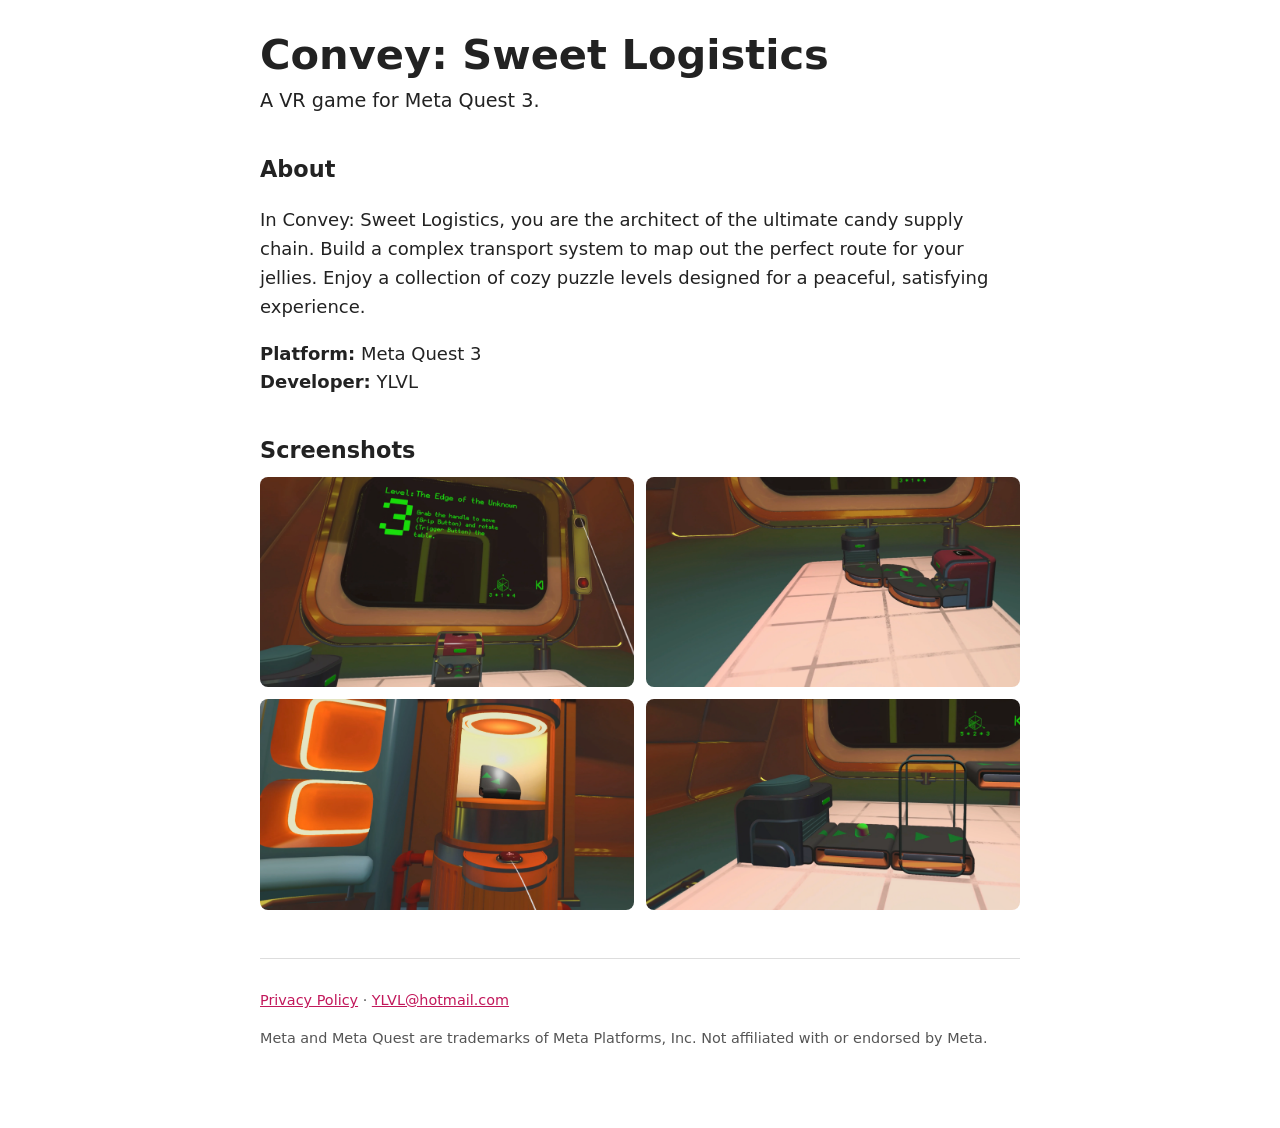
<file: index.html>
<!DOCTYPE html>
<html lang="en">
<head>
<meta charset="utf-8">
<meta name="viewport" content="width=device-width, initial-scale=1">
<title>Convey: Sweet Logistics</title>
<link rel="stylesheet" href="style.css">
</head>
<body>
<main>
  <h1>Convey: Sweet Logistics</h1>
  <p class="tagline">A VR game for Meta Quest 3.</p>

  <h2>About</h2>
  <!-- EDIT: describe your game -->
  <p>In Convey: Sweet Logistics, you are the architect of the ultimate candy supply chain. Build a complex transport system to map out the perfect route for your jellies. Enjoy a collection of cozy puzzle levels designed for a peaceful, satisfying experience.</p>
  <p><strong>Platform:</strong> Meta Quest 3<br><strong>Developer:</strong> YLVL</p>

  <h2>Screenshots</h2>
  <div class="gallery">
    <img src="screenshots/01.webp" alt="Screenshot 1 of Convey: Sweet Logistics">
    <img src="screenshots/02.webp" alt="Screenshot 2 of Convey: Sweet Logistics">
    <img src="screenshots/03.webp" alt="Screenshot 3 of Convey: Sweet Logistics">
    <img src="screenshots/04.webp" alt="Screenshot 4 of Convey: Sweet Logistics">
  </div>

  <footer>
    <p><a href="privacy.html">Privacy Policy</a> · <a href="mailto:YLVL@hotmail.com">YLVL@hotmail.com</a></p>
    <p>Meta and Meta Quest are trademarks of Meta Platforms, Inc. Not affiliated with or endorsed by Meta.</p>
  </footer>
</main>
</body>
</html>
</file>
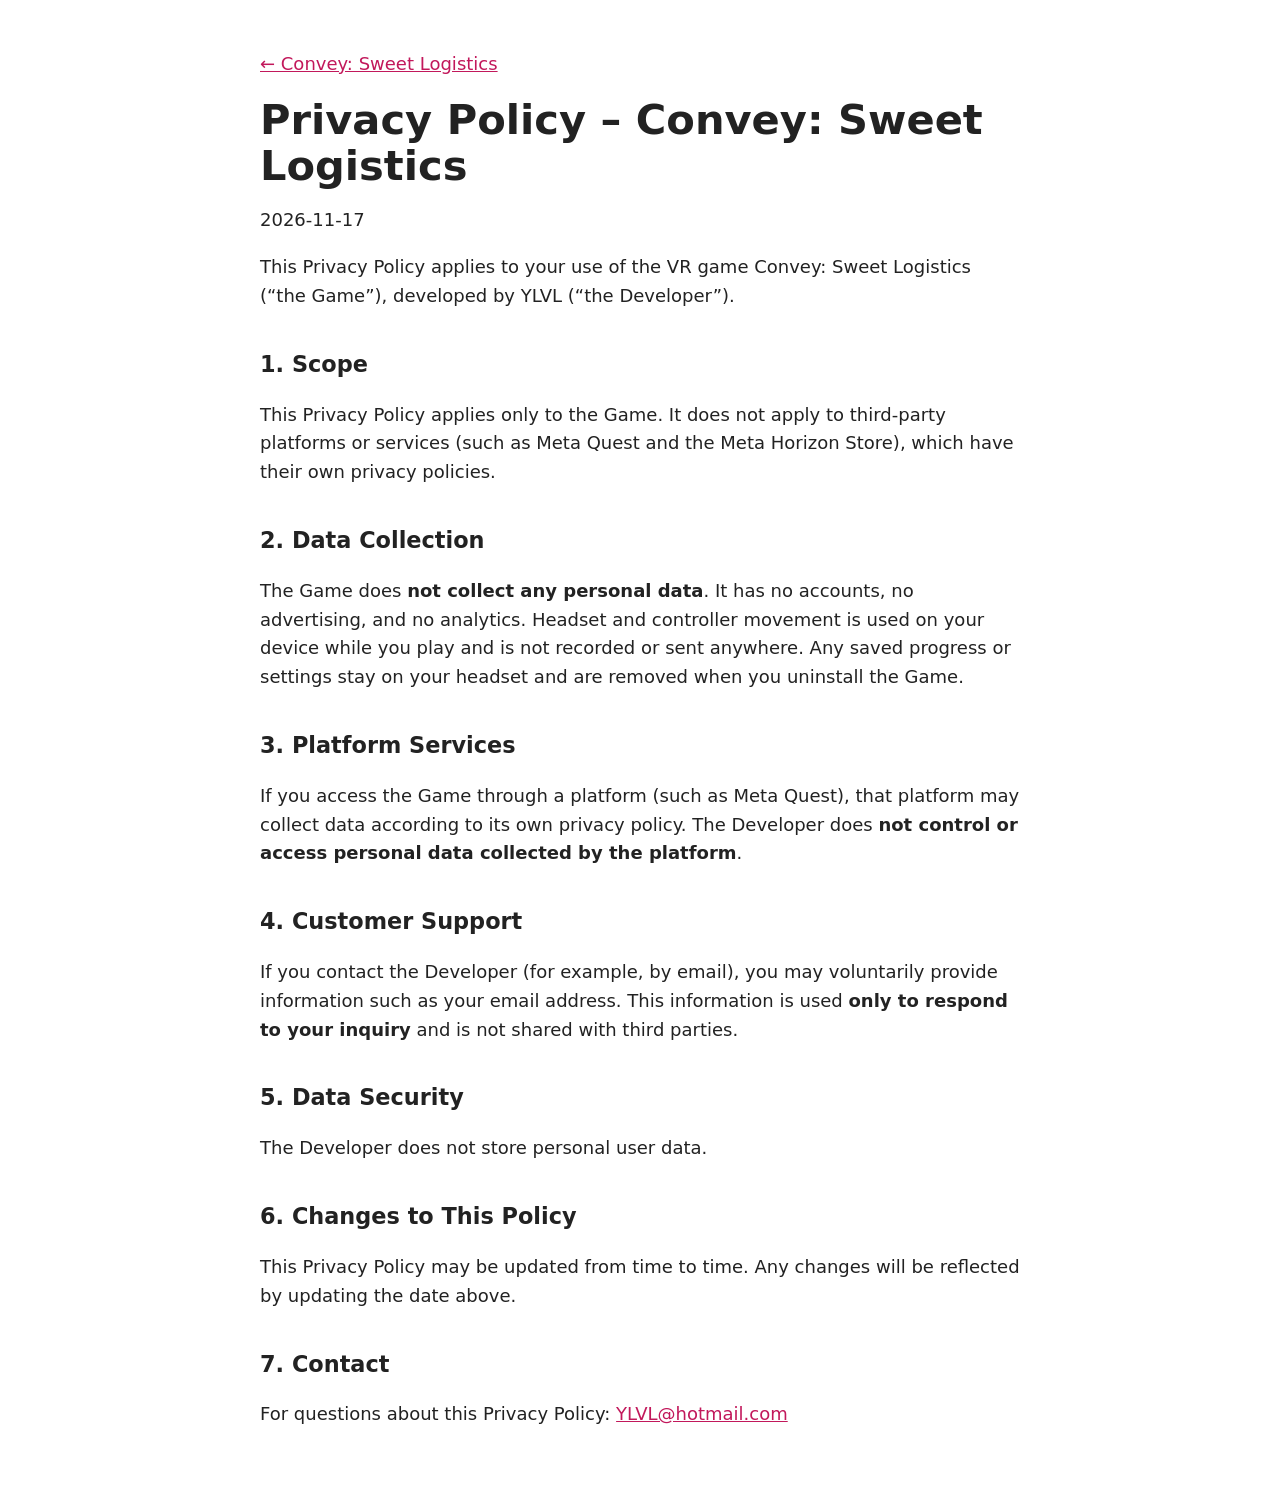
<file: privacy.html>
<!DOCTYPE html>
<html lang="en">
<head>
<meta charset="utf-8">
<meta name="viewport" content="width=device-width, initial-scale=1">
<title>Privacy Policy – Convey: Sweet Logistics</title>
<link rel="stylesheet" href="style.css">
</head>
<body>
<main>
  <p><a href="index.html">← Convey: Sweet Logistics</a></p>
  <h1>Privacy Policy – Convey: Sweet Logistics</h1>
  <p>2026-11-17</p>
  <p>This Privacy Policy applies to your use of the VR game Convey: Sweet Logistics (“the Game”), developed by YLVL (“the Developer”).</p>

  <h2>1. Scope</h2>
  <p>This Privacy Policy applies only to the Game. It does not apply to third-party platforms or services (such as Meta Quest and the Meta Horizon Store), which have their own privacy policies.</p>

  <h2>2. Data Collection</h2>
  <p>The Game does <strong>not collect any personal data</strong>. It has no accounts, no advertising, and no analytics. Headset and controller movement is used on your device while you play and is not recorded or sent anywhere. Any saved progress or settings stay on your headset and are removed when you uninstall the Game.</p>

  <h2>3. Platform Services</h2>
  <p>If you access the Game through a platform (such as Meta Quest), that platform may collect data according to its own privacy policy. The Developer does <strong>not control or access personal data collected by the platform</strong>.</p>

  <h2>4. Customer Support</h2>
  <p>If you contact the Developer (for example, by email), you may voluntarily provide information such as your email address. This information is used <strong>only to respond to your inquiry</strong> and is not shared with third parties.</p>

  <h2>5. Data Security</h2>
  <p>The Developer does not store personal user data.</p>

  <h2>6. Changes to This Policy</h2>
  <p>This Privacy Policy may be updated from time to time. Any changes will be reflected by updating the date above.</p>

  <h2>7. Contact</h2>
  <p>For questions about this Privacy Policy: <a href="mailto:YLVL@hotmail.com">YLVL@hotmail.com</a></p>
</main>
</body>
</html>
</file>
<file: style.css>
body{margin:0;font:18px/1.6 system-ui,-apple-system,"Segoe UI",sans-serif;color:#222;background:#fff}
main{max-width:760px;margin:0 auto;padding:32px 24px 64px}
a{color:#c2185b}
h1{font-size:2.6rem;line-height:1.1;margin:0 0 8px}
h2{font-size:1.4rem;margin:36px 0 8px}
.tagline{font-size:1.2rem;margin:0 0 24px}
.gallery{display:grid;grid-template-columns:repeat(auto-fit,minmax(300px,1fr));gap:12px}
.gallery img{width:100%;aspect-ratio:16/9;object-fit:cover;border-radius:8px;background:#eee}
footer{margin-top:48px;padding-top:16px;border-top:1px solid #ddd;font-size:.9rem;color:#555}
</file>
